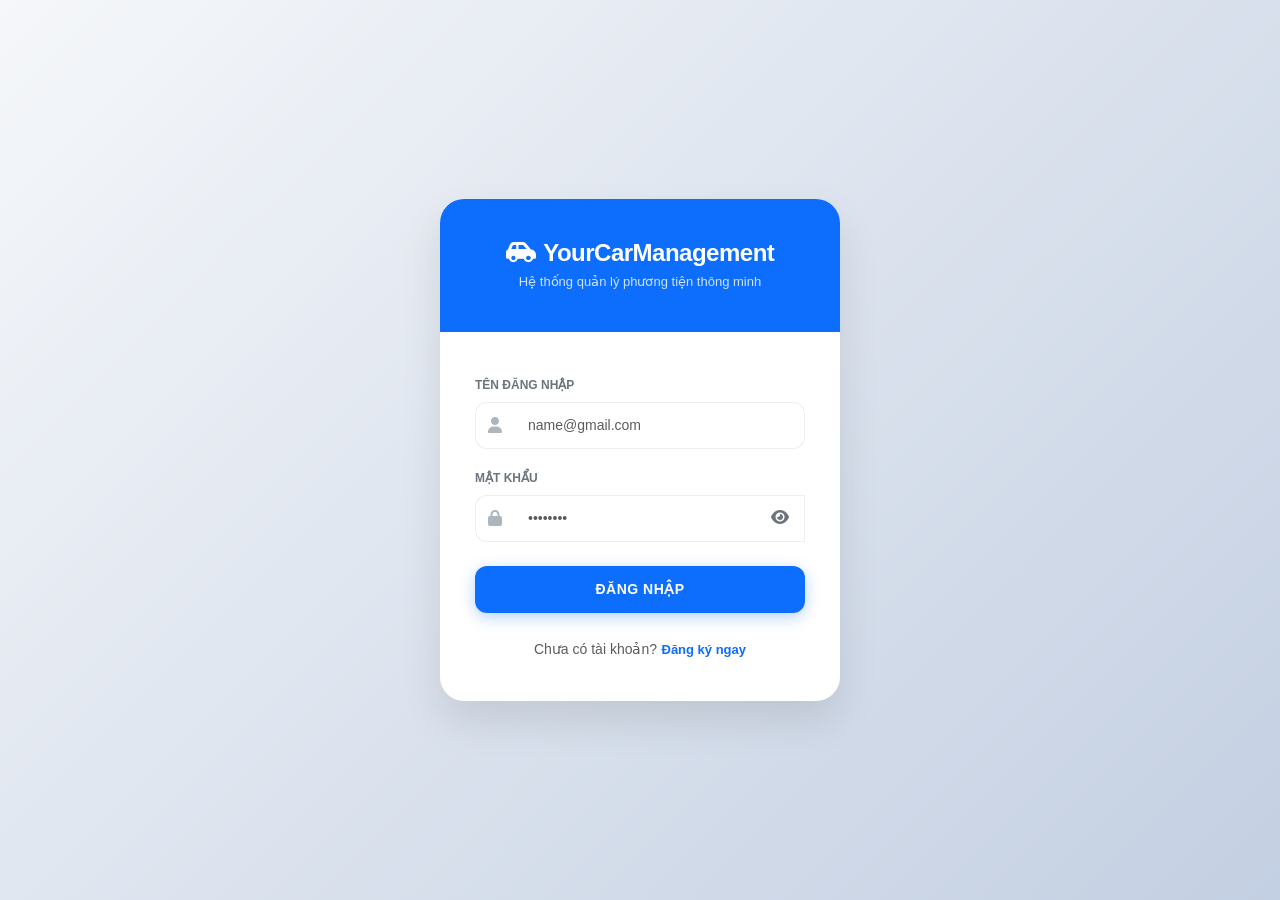
<file: index.html>
<!DOCTYPE html>
<html lang="vi">
<head>
    <meta charset="UTF-8">
    <meta name="viewport" content="width=device-width, initial-scale=1.0">
    <title>Đăng nhập - YourCarManagement</title>
    <link href="https://cdn.jsdelivr.net/npm/bootstrap@5.3.0/dist/css/bootstrap.min.css" rel="stylesheet">
    <link href="https://fonts.googleapis.com/css2?family=Inter:wght@400;600;700&display=swap" rel="stylesheet">
    <link rel="stylesheet" href="https://cdnjs.cloudflare.com/ajax/libs/font-awesome/6.0.0/css/all.min.css">
    
    <style>
        :root { --primary-color: #0d6efd; --bg-gradient: linear-gradient(135deg, #f5f7fa 0%, #c3cfe2 100%); }
        body { font-family: 'Inter', sans-serif; background: var(--bg-gradient); height: 100vh; display: flex; align-items: center; justify-content: center; margin: 0; }
        .auth-card { width: 400px; background: #fff; border-radius: 24px; box-shadow: 0 20px 40px rgba(0,0,0,0.1); overflow: hidden; border: none; }
        .auth-header { background: var(--primary-color); padding: 40px 20px; text-align: center; color: white; }
        .auth-header h3 { font-weight: 700; font-size: 1.5rem; letter-spacing: -0.5px; margin-bottom: 5px; }
        .auth-header p { font-size: 13px; opacity: 0.8; margin-bottom: 0; }
        .auth-body { padding: 40px 35px; }
        .form-label { font-size: 12px; font-weight: 700; text-transform: uppercase; color: #6c757d; margin-bottom: 8px; }
        .form-control { border-radius: 12px; padding: 12px 15px; font-size: 14px; border: 1.5px solid #eee; transition: 0.3s; }
        .form-control:focus { border-color: var(--primary-color); box-shadow: none; background: #f8f9ff; }
        .btn-auth { border-radius: 12px; padding: 13px; font-weight: 600; font-size: 14px; letter-spacing: 0.5px; transition: 0.3s; border: none; }
        .btn-primary { background: var(--primary-color); box-shadow: 0 4px 15px rgba(13, 110, 253, 0.3); }
        .btn-primary:hover { transform: translateY(-2px); box-shadow: 0 6px 20px rgba(13, 110, 253, 0.4); }
        .toggle-link { font-size: 13px; color: var(--primary-color); text-decoration: none; font-weight: 600; cursor: pointer; }
        .hidden { display: none; }
        .input-group-text { background: transparent; border: 1.5px solid #eee; border-right: none; border-radius: 12px 0 0 12px; color: #adb5bd; }
        .form-control.has-icon { border-left: none; border-radius: 0 12px 12px 0; }
    </style>
</head>
<body>

    <div class="auth-card">
        <div class="auth-header">
            <h3 class="mb-1"><i class="fas fa-car-side me-2"></i>YourCarManagement</h3>
            <p>Hệ thống quản lý phương tiện thông minh</p>
        </div>
        
        <div class="auth-body">
            <form id="login-form">
                <div class="mb-3">
                    <label class="form-label">Tên đăng nhập</label>
                    <div class="input-group">
                        <span class="input-group-text"><i class="fas fa-user"></i></span>
                        <input type="text" id="l-user" class="form-control has-icon" placeholder="name@gmail.com" required>
                    </div>
                </div>
                <div class="mb-4">
                    <label class="form-label">Mật khẩu</label>
                    <div class="input-group position-relative">
                        <span class="input-group-text"><i class="fas fa-lock"></i></span>
                        <input type="password" id="l-pass" class="form-control has-icon pe-5" placeholder="••••••••" required>
                        <span onclick="togglePassword('l-pass', 'toggle-icon-login')" 
                              class="position-absolute top-50 end-0 translate-middle-y pe-3" 
                              style="cursor: pointer; z-index: 10; color: #6c757d;">
                            <i id="toggle-icon-login" class="fas fa-eye"></i>
                        </span>
                    </div>
                </div>
                <button type="submit" class="btn btn-primary w-100 btn-auth mb-4">ĐĂNG NHẬP</button>
                <div class="text-center">
                    <span class="text-muted small">Chưa có tài khoản?</span> 
                    <a class="toggle-link" onclick="toggleForm()">Đăng ký ngay</a>
                </div>
            </form>

            <form id="signup-form" class="hidden">
                <div class="mb-3">
                    <label class="form-label">Tạo tên đăng nhập</label>
                    <input type="text" id="s-user" class="form-control" placeholder="Nhập email của bạn..." required>
                </div>
                <div class="mb-3">
                    <label class="form-label">Mật khẩu</label>
                    <div class="position-relative">
                        <input type="password" id="s-pass" class="form-control pe-5" placeholder="Tối thiểu 6 ký tự" required>
                        <span onclick="togglePassword('s-pass', 'toggle-icon-spass')" 
                              class="position-absolute top-50 end-0 translate-middle-y pe-3" 
                              style="cursor: pointer; z-index: 10; color: #6c757d;">
                            <i id="toggle-icon-spass" class="fas fa-eye"></i>
                        </span>
                    </div>
                </div>
                <div class="mb-4">
                    <label class="form-label">Xác nhận mật khẩu</label>
                    <div class="position-relative">
                        <input type="password" id="s-confirm" class="form-control pe-5" placeholder="Nhập lại mật khẩu" required>
                        <span onclick="togglePassword('s-confirm', 'toggle-icon-sconfirm')" 
                              class="position-absolute top-50 end-0 translate-middle-y pe-3" 
                              style="cursor: pointer; z-index: 10; color: #6c757d;">
                            <i id="toggle-icon-sconfirm" class="fas fa-eye"></i>
                        </span>
                    </div>
                </div>
                <button type="submit" class="btn btn-success w-100 btn-auth mb-4 shadow-sm" style="background-color: #28a745;">TẠO TÀI KHOẢN</button>
                <div class="text-center">
                    <span class="text-muted small">Đã có tài khoản?</span> 
                    <a class="toggle-link" onclick="toggleForm()">Quay lại Đăng nhập</a>
                </div>
            </form>
        </div>
    </div>

    <script src="script.js"></script>
    <script>
        // --- HÀM THÊM MỚI: XỬ LÝ ẨN/HIỆN MẬT KHẨU ---
        function togglePassword(inputId, iconId) {
            const passwordInput = document.getElementById(inputId);
            const toggleIcon = document.getElementById(iconId);

            if (passwordInput && toggleIcon) {
                if (passwordInput.type === "password") {
                    passwordInput.type = "text";
                    toggleIcon.classList.remove("fa-eye");
                    toggleIcon.classList.add("fa-eye-slash"); // Đổi thành mắt gạch chéo
                } else {
                    passwordInput.type = "password";
                    toggleIcon.classList.remove("fa-eye-slash");
                    toggleIcon.classList.add("fa-eye"); // Quay về mắt mở bình thường
                }
            }
        }

        // Hàm làm sạch Email trước khi đưa vào đường dẫn Firebase
        function encodeEmail(email) {
            return email.toLowerCase().replace(/\./g, '_').replace(/@/g, '_');
        }

        // Chuyển đổi qua lại giữa Đăng nhập & Đăng ký
        function toggleForm() {
            const loginForm = document.getElementById('login-form');
            const signupForm = document.getElementById('signup-form');
            
            loginForm.classList.toggle('hidden');
            signupForm.classList.toggle('hidden');
            
            const title = document.querySelector('title');
            title.innerText = signupForm.classList.contains('hidden') ? 'Đăng nhập - YourCarManagement' : 'Đăng ký - YourCarManagement';
        }

        // Xử lý Đăng nhập
        document.getElementById('login-form').onsubmit = async (e) => {
            e.preventDefault();
            const rawUser = document.getElementById('l-user').value.trim();
            const p = document.getElementById('l-pass').value.trim();
            
            const u = encodeEmail(rawUser);

            try {
                const res = await fetch(getUrl(`accounts/${u}`));
                const data = await res.json();

                if (data && data.password === p) {
                    sessionStorage.setItem('logged_in_user', u);
                    window.location.href = 'home.html';
                } else {
                    alert("Thông tin đăng nhập không chính xác.");
                }
            } catch (err) {
                console.error(err);
                alert("Lỗi kết nối máy chủ hoặc lỗi cấu hình bảo mật. Vui lòng thử lại.");
            }
        };

        // Xử lý Đăng ký
        document.getElementById('signup-form').onsubmit = async (e) => {
            e.preventDefault();
            const rawUser = document.getElementById('s-user').value.trim();
            const p = document.getElementById('s-pass').value.trim();
            const cf = document.getElementById('s-confirm').value.trim();

            if (p !== cf) return alert("Mật khẩu xác nhận không khớp.");
            if (p.length < 6) return alert("Mật khẩu phải có ít nhất 6 ký tự.");

            const u = encodeEmail(rawUser);

            try {
                const check = await fetch(getUrl(`accounts/${u}`));
                const exists = await check.json();

                if (exists) return alert("Tên đăng nhập này đã được sử dụng.");

                await fetch(getUrl(`accounts/${u}`), {
                    method: 'PUT',
                    headers: {
                        'Content-Type': 'application/json'
                    },
                    body: JSON.stringify({ password: p, createdAt: new Date() })
                });

                alert("Tạo tài khoản thành công! Bạn có thể đăng nhập ngay bây giờ.");
                toggleForm();
            } catch (err) {
                console.error(err);
                alert("Không thể tạo tài khoản. Vui lòng thử lại sau.");
            }
        };
    </script>
</body>
</html>
</file>
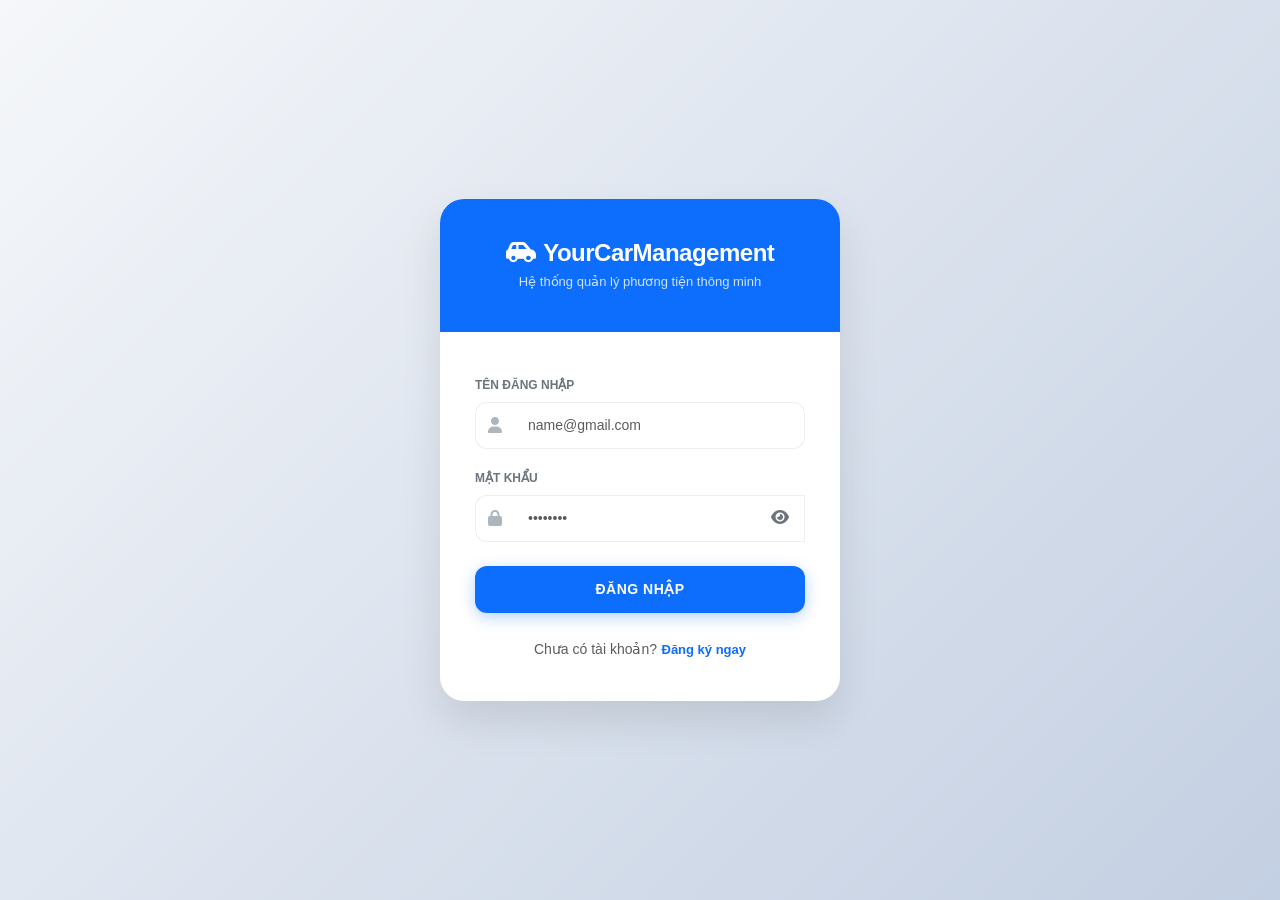
<file: editor.html>
<!DOCTYPE html>
<html lang="vi">
<head>
    <meta charset="UTF-8">
    <meta name="viewport" content="width=device-width, initial-scale=1.0">
    <title>YourCarManagement - Editor</title>
    <link href="https://cdn.jsdelivr.net/npm/bootstrap@5.3.0/dist/css/bootstrap.min.css" rel="stylesheet">
    <link rel="stylesheet" href="https://cdnjs.cloudflare.com/ajax/libs/font-awesome/6.0.0/css/all.min.css">
    <style>
        .navbar { padding: 0.8rem 0 !important; }
        .custom-nav .nav-link:hover { color: #ffc107 !important; transform: translateY(-1px); }
        body { background-color: #fff; font-family: 'Segoe UI', sans-serif; color: #333; }
        .main-title { color: #0d6efd; font-weight: 700; text-align: center; margin-top: 20px; text-transform: uppercase; }
        .section-label { font-size: 14px; color: #666; margin-bottom: 8px; font-weight: 500; }
        .form-label { font-size: 14px; margin-bottom: 5px; }
        .form-control, .form-select { border-radius: 6px; border: 1px solid #dee2e6; padding: 8px 12px; font-size: 14px; }
        .img-preview { width: 100%; height: 280px; border: 1px solid #ddd; border-radius: 10px; object-fit: cover; background: #f9f9f9; }
        .btn-save { background-color: #0d6efd; border: none; padding: 10px 40px; border-radius: 6px; font-weight: 600; transition: 0.3s; }
        .btn-cancel { background-color: #f8f9fa; border: 1px solid #ddd; padding: 10px 30px; border-radius: 6px; text-decoration: none; color: #333; }
    </style>
</head>
<body onload="fetchCarDetail()">

    <nav class="navbar navbar-expand-lg navbar-dark bg-primary shadow-sm">
        <div class="container">
            <a class="navbar-brand fw-bold" href="home.html">
                <i class="fas fa-car-side me-2"></i>YourCarManagement
            </a>

            <button class="navbar-toggler border-0" type="button" data-bs-toggle="collapse" data-bs-target="#navbarNav">
                <span class="navbar-toggler-icon" style="width: 1.2rem; height: 1.2rem;"></span>
            </button>

            <div class="collapse navbar-collapse" id="navbarNav">
                <ul class="navbar-nav ms-auto align-items-center custom-nav">
                    <li class="nav-item">
                        <a class="nav-link px-3" href="home.html"><i class="fas fa-home me-1"></i>Trang chủ</a>
                    </li>
                    <li class="nav-item">
                        <a class="nav-link px-3" href="list.html"><i class="fas fa-list me-1"></i>Danh sách xe</a>
                    </li>
                    <li class="nav-item">
                        <a class="nav-link px-3" href="chatbot.html">
                            <i class="fas fa-robot me-1"></i>AI Chat
                        </a>
                    </li>
                    <li class="nav-item">
                        <a class="nav-link px-3" href="faq.html"><i class="fas fa-question-circle me-1"></i>FAQ</a>
                    </li>
                    <li class="nav-item">
                        <a class="nav-link px-3" href="about.html"><i class="fas fa-info-circle me-1"></i>Giới thiệu</a>
                    </li>
                    
                    <li class="nav-item ms-lg-3">
                        <button onclick="handleLogout()" class="btn btn-outline-light btn-sm px-3 mt-2 mt-lg-0" style="border-radius: 20px; font-size: 13px;">
                            <i class="fas fa-sign-out-alt me-1"></i>Thoát
                        </button>
                    </li>
                </ul>
            </div>
        </div>
    </nav>

    <div class="container">
        <h3 class="main-title mb-4">QUẢN LÝ HỒ SƠ XE</h3>

        <form id="edit-form">
            <div class="row g-4">
                <div class="col-md-4">
                    <p class="section-label">Hình ảnh đại diện</p>
                    <img id="preview" src="data:image/svg+xml;utf8,<svg xmlns='http://www.w3.org/2000/svg' width='400' height='300' viewBox='0 0 400 300'><rect width='100%' height='100%' fill='%23e9ecef'/><text x='50%' y='50%' font-family='sans-serif' font-size='16' fill='%236c757d' dominant-baseline='middle' text-anchor='middle'>📸 Chưa có hình ảnh</text></svg>" class="img-preview mb-3" alt="Car Image">
                    <input type="file" id="e-img" class="form-control mb-2" accept="image/*" onchange="previewImg(this)">
                    <p class="text-muted" style="font-size: 11px;">* Nên dùng ảnh dưới 1MB để đảm bảo tốc độ đồng bộ.</p>
                </div>

                <div class="col-md-8">
                    <p class="section-label">Thông tin xe cơ bản</p>
                    <div class="row g-3 mb-4 border-bottom pb-4">
                        <!-- Phân loại xe & Ô nhập tùy chỉnh khi chọn Khác -->
                        <div class="col-md-6">
                            <label class="form-label">Loại xe</label>
                            <select id="e-type" class="form-select mb-2" onchange="handleTypeChange(this)">
                                <option value="Ô tô">Ô tô</option>
                                <option value="Xe máy">Xe máy</option>
                                <option value="Xe máy điện">Xe máy điện</option>
                                <option value="Xe khách">Xe khách</option>
                                <option value="Xe tải">Xe tải</option>
                                <option value="Khác">Khác (Tự nhập)</option>
                            </select>
                            <!-- Ô nhập phụ xuất hiện khi chọn Khác -->
                            <input type="text" id="e-type-custom" class="form-control d-none" placeholder="Nhập loại xe tùy chỉnh...">
                        </div>
                        <div class="col-md-6">
                            <label class="form-label">Hãng xe</label>
                            <input type="text" id="e-brand" class="form-control" placeholder="Hãng xe" required>
                        </div>
                        <div class="col-md-6">
                            <label class="form-label">Tên xe</label>
                            <input type="text" id="e-name" class="form-control" placeholder="Tên xe" required>
                        </div>
                        <div class="col-md-6">
                            <label class="form-label">Biển số</label>
                            <input type="text" id="e-plate" class="form-control" placeholder="30A-123.45" required>
                        </div>
                        <div class="col-md-6">
                            <label class="form-label">Nhiên liệu</label>
                            <select id="e-fuel" class="form-select">
                                <option value="Xăng">Xăng</option>
                                <option value="Dầu">Dầu</option>
                                <option value="Điện">Điện</option>
                                <option value="Hybrid">Hybrid</option>
                            </select>
                        </div>
                    </div>

                    <p class="section-label">Thông tin người lái xe (Tài xế)</p>
                    <div class="row g-3 mb-3">
                        <div class="col-md-8">
                            <label class="form-label">Họ tên tài xế</label>
                            <input type="text" id="e-driver" class="form-control" placeholder="Tên người lái">
                        </div>
                        <div class="col-md-4">
                            <label class="form-label">Hạng bằng</label>
                            <select id="e-license-rank" class="form-select">
                                <option value="B1">B1</option>
                                <option value="B2">B2</option>
                                <option value="C">C</option>
                                <option value="D">D</option>
                                <option value="E">E</option>
                                <option value="F">F</option>
                                <option value="FC">FC</option>
                            </select>
                        </div>
                        <div class="col-12">
                            <label class="form-label">Số điện thoại</label>
                            <input type="text" id="e-phone" class="form-control" placeholder="09xxxxxxxx">
                        </div>
                    </div>
                </div>
                <div class="col-12 mt-4">
                    <div class="row g-3 mb-4">
                        <div class="col-12">
                            <h6 class="fw-bold text-secondary"><i class="fas fa-note-sticky"></i> Giấy tờ</h6>
                        </div>

                        <div class="col-md-4">
                            <label class="form-label small fw-bold text-danger">Hạn Đăng kiểm</label>
                            <input type="date" id="e-registry" class="form-control">
                        </div>

                        <div class="col-md-4">
                            <label class="form-label small fw-bold text-danger">Hạn Bằng lái</label>
                            <input type="date" id="e-license-expiry" class="form-control">
                        </div>

                        <div class="col-md-4">
                            <label class="form-label small fw-bold text-danger">Bảo hiểm vật chất xe</label>
                            <input type="date" id="e-insurance-vatchat" class="form-control">
                        </div>

                        <div class="col-md-4">
                            <label class="form-label small fw-bold text-danger">Bảo hiểm bắt buộc (TNDS)</label>
                            <input type="date" id="e-insurance-batbuoc" class="form-control">
                        </div>
                        <div class="col-md-4">
                            <label class="form-label small fw-bold text-danger">Hạn Đăng kí</label>
                            <input type="date" id="e-dangky" class="form-control">
                        </div>

                        <div class="col-md-4">
                            <label class="form-label small fw-bold text-danger">Hạn giấy đi đường Ngân Hàng</label>
                            <input type="date" id="e-giay-nganhang" class="form-control">
                        </div>
                    </div>
                </div>
                <div class="col-12 mt-4">
                    <div class="row g-3 mb-4">
                        <div class="col-12">
                            <h6 class="fw-bold text-secondary"><i class="fas fa-tools me-2"></i> Bảo trì / Bảo dưỡng</h6>
                        </div>

                        <div class="col-md-4">
                            <label class="form-label small fw-bold text-warning">Hạn Thay dầu</label>
                            <input type="date" id="e-oil" class="form-control">
                        </div>

                        <div class="col-md-4">
                            <label class="form-label small fw-bold text-warning">Hạn Lọc nhớt</label>
                            <input type="date" id="e-filter" class="form-control">
                        </div>

                        <div class="col-md-4">
                            <label class="form-label small fw-bold text-warning">Bảo dưỡng củ đề máy pháp</label>
                            <input type="date" id="e-tire" class="form-control">
                        </div>

                        <div class="col-md-4">
                            <label class="form-label small fw-bold text-warning">Bảo dưỡng phanh</label>
                            <input type="date" id="e-brake" class="form-control">
                        </div>

                        <div class="col-md-4">
                            <label class="form-label small fw-bold text-warning">Vệ sinh máy lạnh</label>
                            <input type="date" id="e-aircon" class="form-control">
                        </div>
                        <div class="col-md-4">
                            <label class="form-label small fw-bold text-warning">Bơm mỡ</label>
                            <input type="date" id="e-bommo" class="form-control">
                        </div>
                    </div>
                </div>
                <div class="row g-3 mb-4 pt-3 border-top">
                <div class="col-12">
                    <h6 class="fw-bold text-secondary"><i class="fas fa-sliders-h me-2"></i>Hạng mục tùy chỉnh thêm</h6>
                </div>
                <div class="col-md-4">
                    <div class="card p-3 bg-light border-0 dynamic-item">
                        <label class="form-label small fw-semibold text-primary">Hạng mục tự chọn 1</label>
                        <input type="text" id="custom1_label" class="form-control mb-2" placeholder="Ví dụ: Thay bình ắc quy...">
                        <input type="date" id="custom1_date" class="form-control">
                    </div>
                </div>

                <div class="col-md-4">
                    <div class="card p-3 bg-light border-0 dynamic-item">
                        <label class="form-label small fw-semibold text-primary">Hạng mục tự chọn 2</label>
                        <input type="text" id="custom2_label" class="form-control mb-2" placeholder="Ví dụ: Rửa khoang máy...">
                        <input type="date" id="custom2_date" class="form-control">
                    </div>
                </div>

                <div class="col-md-4">
                    <div class="card p-3 bg-light border-0 dynamic-item">
                        <label class="form-label small fw-semibold text-primary">Hạng mục tự chọn 3</label>
                        <input type="text" id="custom3_label" class="form-control mb-2" placeholder="Ví dụ: Thay gạt mưa...">
                        <input type="date" id="custom3_date" class="form-control">
                    </div>
                </div>
            </div>
                <div class="col-12">
                    <label class="form-label">Ghi chú thêm</label>
                    <textarea id="e-note" class="form-control" rows="3" placeholder="Nhập các lưu ý về tình trạng xe..."></textarea>
                </div>

                <div class="col-12 mt-5 mb-5">
                    <button type="submit" class="btn btn-primary btn-save text-white me-2 shadow-sm">LƯU DỮ LIỆU</button>
                    <a href="list.html" class="btn btn-cancel shadow-sm">Hủy bỏ</a>
                </div>
            </div>
        </form>
    </div>
    <footer class="bg-white border-top py-3 text-center mt-auto">
        <div class="container">
            <p class="mb-0">© 2026 <strong>YourCarManagement</strong>. Toàn bộ dữ liệu được đồng bộ Cloud.</p>
        </div>
    </footer>
    <script src="script.js"></script>
    <script>
        const user = checkAuth();
        const carId = new URLSearchParams(window.location.search).get('id');
        
        let oldData = {};

        // Xử lý hiển thị ô nhập tùy chỉnh khi chọn Loại xe là "Khác"
        function handleTypeChange(selectEl) {
            const customInput = document.getElementById('e-type-custom');
            if (selectEl.value === 'Khác') {
                customInput.classList.remove('d-none');
                customInput.focus();
            } else {
                customInput.classList.add('d-none');
                customInput.value = '';
            }
        }

        function previewImg(input) {
            if (input.files && input.files[0]) {
                const reader = new FileReader();
                reader.onload = function(e) {
                    document.getElementById('preview').src = e.target.result;
                }
                reader.readAsDataURL(input.files[0]);
            }
        }

        async function fetchCarDetail() {
            if (!carId) return;
            try {
                const res = await fetch(getUrl(`users/${user}/cars/${carId}`));
                const c = await res.json();
                if (!c) return;
                
                oldData = c;

                // Kiểm tra xem loại xe có nằm trong danh sách cố định không, nếu không thì chọn "Khác" và điền vào ô custom
                const typeSelect = document.getElementById('e-type');
                const customTypeInput = document.getElementById('e-type-custom');
                const standardTypes = ['Ô tô', 'Xe máy', 'Xe máy điện', 'Xe khách', 'Xe tải'];

                if (c.type) {
                    if (standardTypes.includes(c.type)) {
                        typeSelect.value = c.type;
                        customTypeInput.classList.add('d-none');
                    } else {
                        typeSelect.value = 'Khác';
                        customTypeInput.classList.remove('d-none');
                        customTypeInput.value = c.type;
                    }
                }

                const map = {
                    'e-brand': c.brand, 'e-name': c.name, 'e-plate': c.plate, 'e-fuel': c.fuel,
                    'e-driver': c.driver, 'e-license-rank': c.licenseRank,
                    'e-phone': c.phone, 'e-registry': c.registry, 'e-license-expiry': c.licenseExpiry,
                    'e-insurance-vatchat': c.insuranceVatchat, 'e-insurance-batbuoc': c.insuranceBatbuoc,
                    'e-dangky': c.dangky,'e-giay-nganhang': c.giayNganhang,
                    'e-oil': c.oil, 'e-filter': c.filter, 'e-tire': c.tire, 'e-brake': c.brake,'e-bommo': c.bommo,
                    'e-aircon': c.aircon, 'custom1_label': c.custom1_label, 'custom1_date': c.custom1_date,
                    'custom2_label': c.custom2_label, 'custom2_date': c.custom2_date,
                    'custom3_label': c.custom3_label, 'custom3_date': c.custom3_date, 'e-note': c.note
                };

                for (let id in map) {
                    const el = document.getElementById(id);
                    if (el) el.value = map[id] || '';
                }
                if (c.img) document.getElementById('preview').src = c.img;

            } catch (err) { console.error(err); }
        }

        document.getElementById('edit-form').onsubmit = async (e) => {
            e.preventDefault();
            
            // Lấy giá trị loại xe: nếu chọn "Khác" thì lấy nội dung từ ô input tùy chỉnh
            const typeSelectVal = document.getElementById('e-type').value;
            const finalType = typeSelectVal === 'Khác' 
                ? (document.getElementById('e-type-custom').value.trim() || 'Khác') 
                : typeSelectVal;

            const newData = {
                type: finalType,
                brand: document.getElementById('e-brand').value,
                name: document.getElementById('e-name').value,
                plate: document.getElementById('e-plate').value,
                fuel: document.getElementById('e-fuel').value,
                driver: document.getElementById('e-driver').value,
                licenseRank: document.getElementById('e-license-rank').value,
                phone: document.getElementById('e-phone').value,
                registry: document.getElementById('e-registry').value,
                licenseExpiry: document.getElementById('e-license-expiry').value,
                insuranceVatchat: document.getElementById('e-insurance-vatchat').value,
                insuranceBatbuoc: document.getElementById('e-insurance-batbuoc').value,
                dangky: document.getElementById('e-dangky').value,
                giayNganhang: document.getElementById('e-giay-nganhang').value,
                oil: document.getElementById('e-oil').value,
                filter: document.getElementById('e-filter').value,
                tire: document.getElementById('e-tire').value,
                brake: document.getElementById('e-brake').value,
                aircon: document.getElementById('e-aircon').value,
                bommo: document.getElementById('e-bommo').value,
                custom1_label: document.getElementById('custom1_label').value,
                custom1_date: document.getElementById('custom1_date').value,
                custom2_label: document.getElementById('custom2_label').value,
                custom2_date: document.getElementById('custom2_date').value,
                custom3_label: document.getElementById('custom3_label').value,
                custom3_date: document.getElementById('custom3_date').value,
                note: document.getElementById('e-note').value,
                img: document.getElementById('preview').src
            };

            let historyChanges = {};
            for (let key in newData) {
                if (newData[key] !== oldData[key]) {
                    historyChanges[key] = { old: oldData[key] || "", new: newData[key] };
                }
            }

            try {
                await fetch(getUrl(`users/${user}/cars/${carId}`), {
                    method: 'PATCH',
                    body: JSON.stringify(newData)
                });

                if (Object.keys(historyChanges).length > 0) {
                    await fetch(getUrl(`users/${user}/cars/${carId}/history/${Date.now()}`), {
                        method: 'PUT',
                        body: JSON.stringify(historyChanges)
                    });
                }

                alert("Cập nhật thành công!");
                window.location.href = 'list.html';
            } catch (err) { 
                console.error(err);
                alert("Lỗi lưu dữ liệu!"); 
            }
        };
    </script>
</body>
</html>
</file>
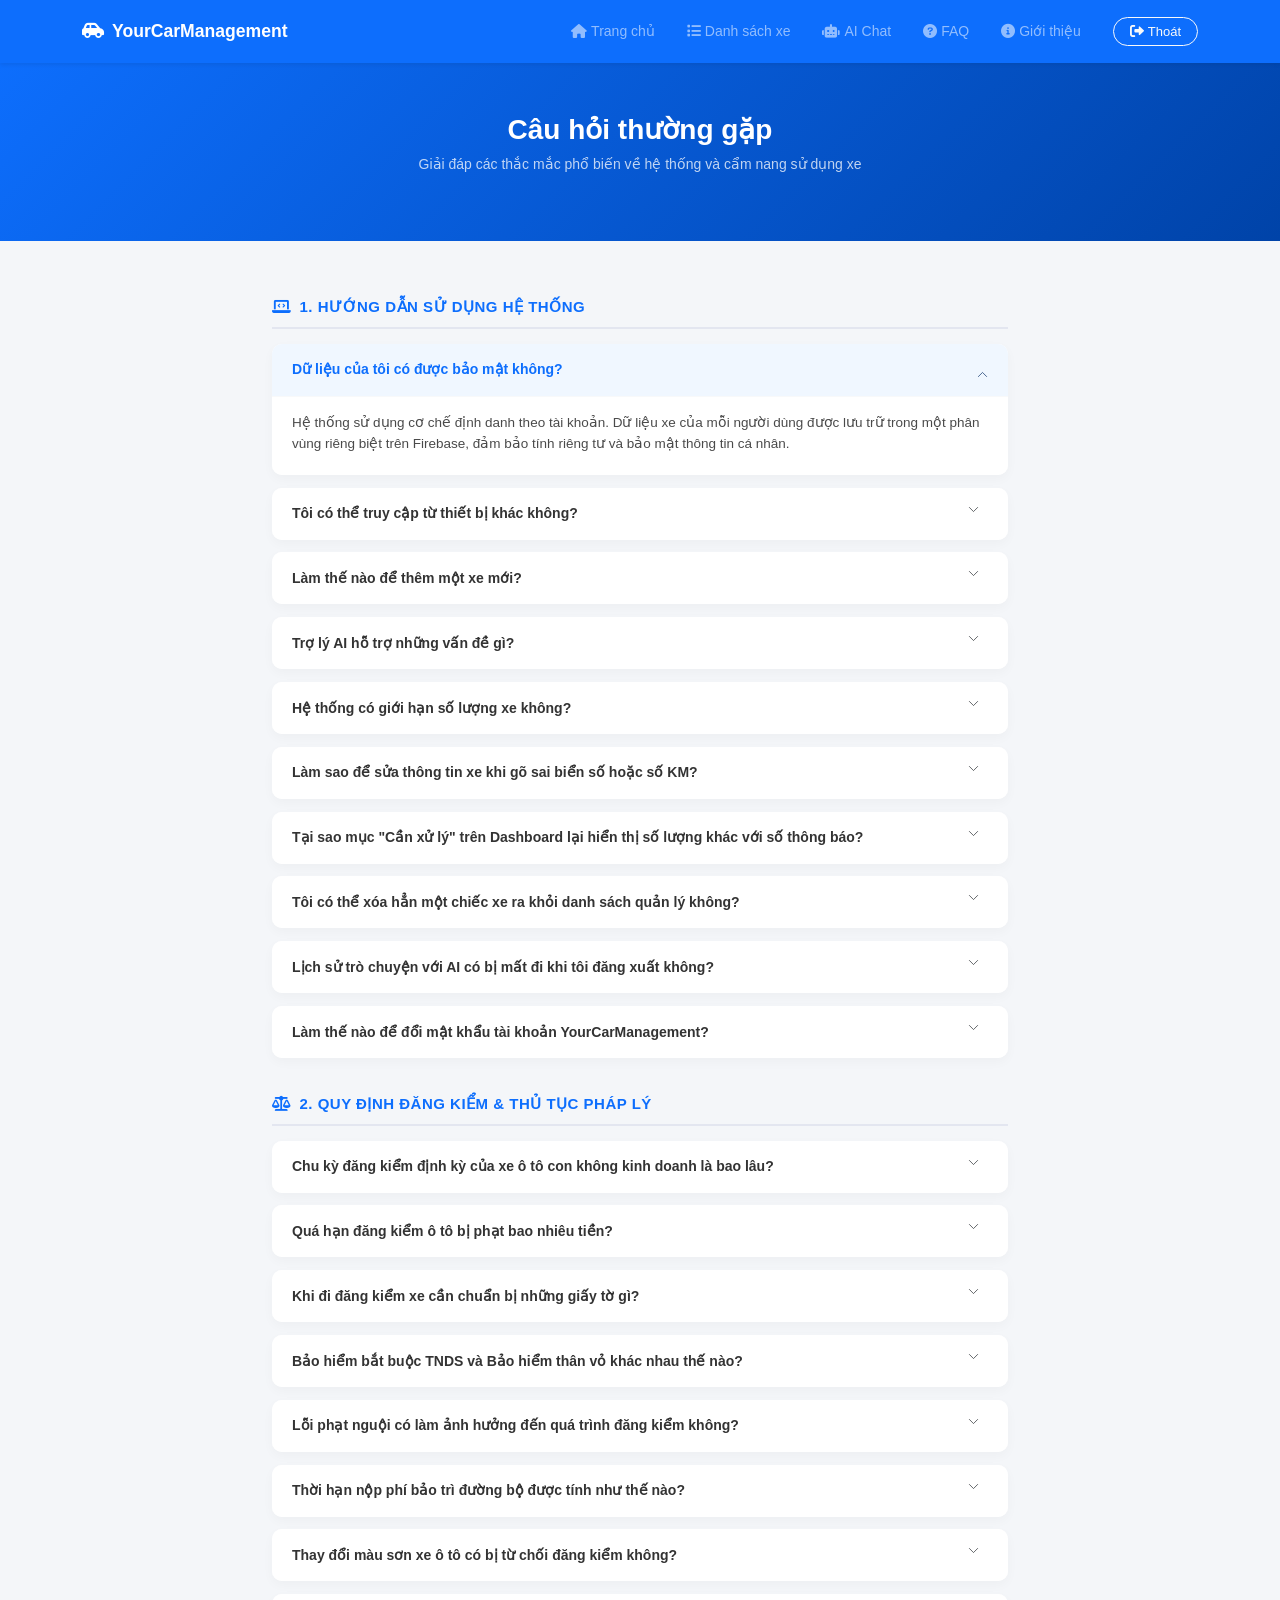
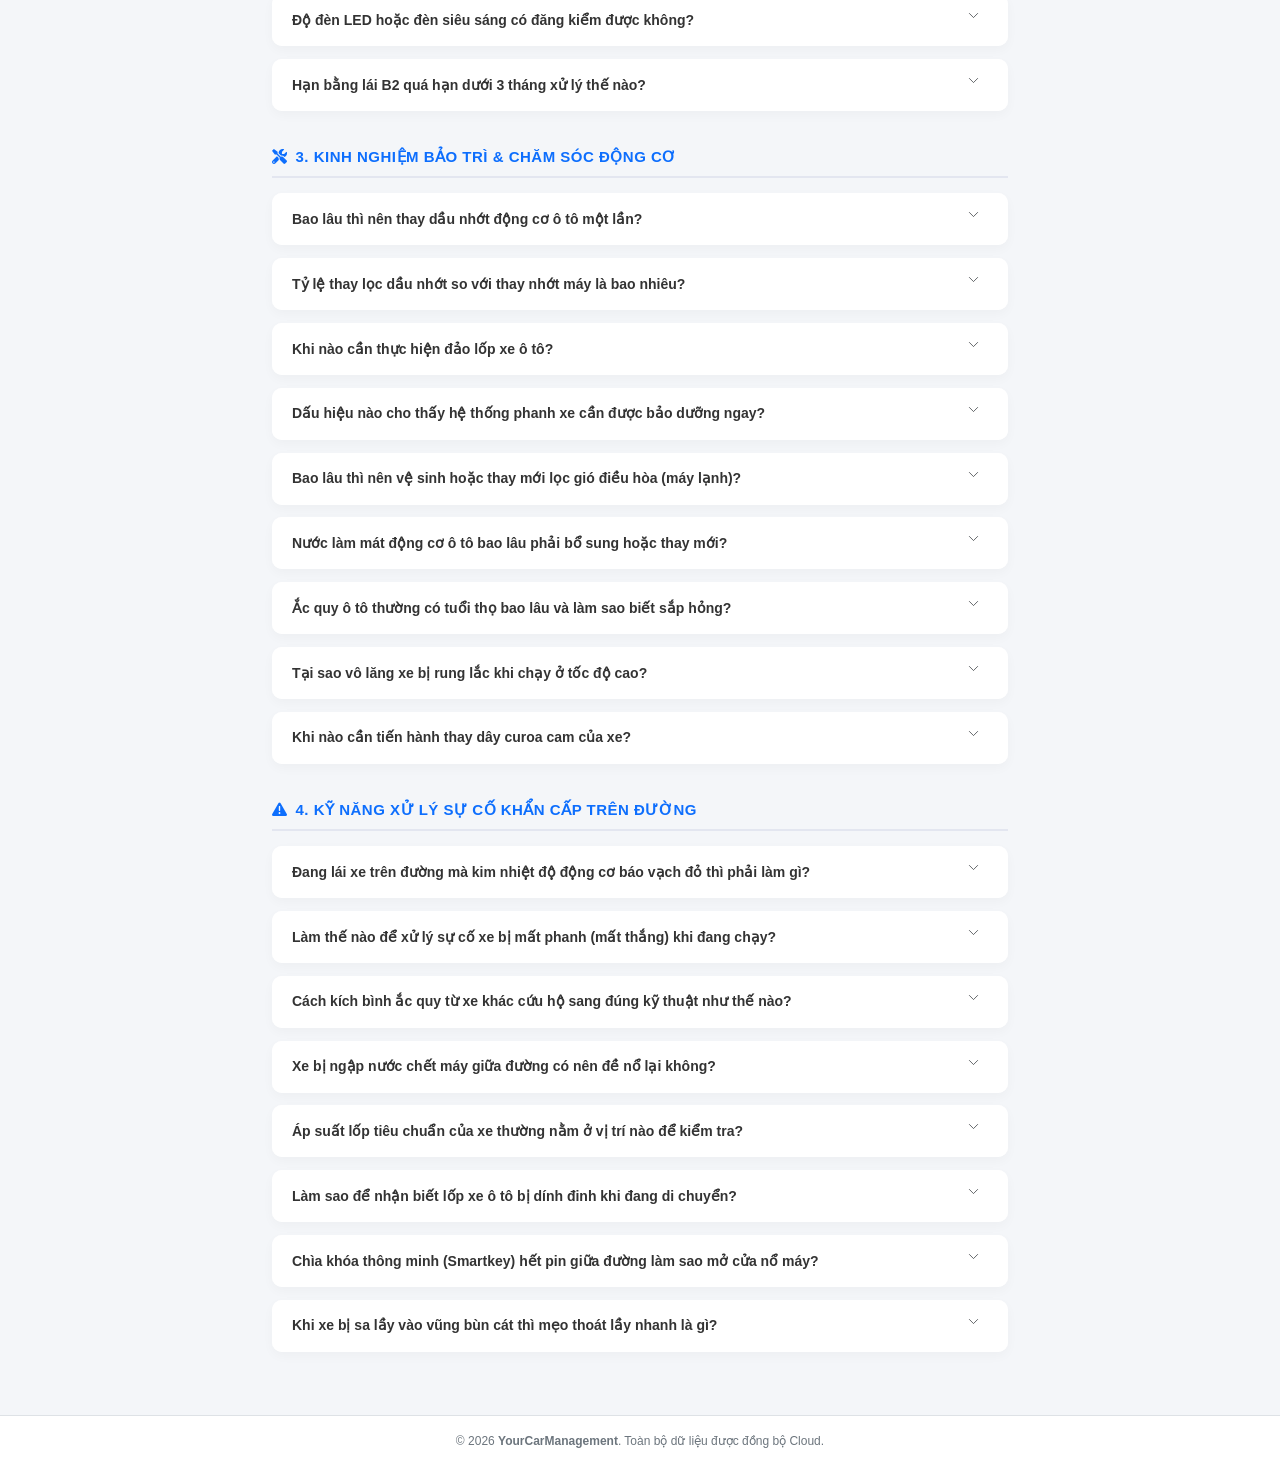
<file: faq.html>
<!DOCTYPE html>
<html lang="vi">
<head>
    <meta charset="UTF-8">
    <meta name="viewport" content="width=device-width, initial-scale=1.0">
    <title>YourCarManagement - FAQ</title>
    <link href="https://cdn.jsdelivr.net/npm/bootstrap@5.3.0/dist/css/bootstrap.min.css" rel="stylesheet">
    <link rel="stylesheet" href="https://cdnjs.cloudflare.com/ajax/libs/font-awesome/6.0.0/css/all.min.css">
    <style>
        .navbar {
            padding: 0.8rem 0 !important;
        }
        .custom-nav .nav-link:hover {
            color: #ffc107 !important;
            transform: translateY(-1px);
        }
        .custom-nav i {
            font-size: 14px;
        }
        body { 
            background-color: #f4f6f9; /* Sửa thành nền xám dịu để các khối câu hỏi màu trắng nổi bật hẳn lên */
            display: flex; 
            flex-direction: column; 
            min-height: 100vh; 
            font-family: 'Inter', sans-serif; 
        }
        .content-wrapper { flex: 1 0 auto; padding-bottom: 50px; }
        .faq-header { 
            background: linear-gradient(135deg, #0d6efd 0%, #0043a8 100%); 
            color: white; 
            padding: 50px 0; 
            margin-bottom: 20px; 
        }
        
        /* CSS sửa lỗi khoảng cách và thiết kế cho tiêu đề nhóm */
        .group-title {
            font-size: 15px;
            font-weight: 700;
            text-transform: uppercase;
            letter-spacing: 0.5px;
            padding-bottom: 8px;
            margin-top: 35px;
            margin-bottom: 15px;
            border-bottom: 2px solid #e3e6f0;
        }

        /* Tối ưu lại Accordion nhìn sang xịn mịn hơn, không bị dẹt ngang */
        .accordion-item { 
            border: none; 
            margin-bottom: 0.8rem; 
            border-radius: 10px !important; 
            box-shadow: 0 4px 12px rgba(0,0,0,0.03); /* Đổ bóng nhẹ tạo chiều sâu */
            overflow: hidden;
        }
        .accordion-button { 
            font-size: 14px; 
            font-weight: 600; 
            color: #333;
            padding: 16px 20px;
            background-color: #ffffff;
        }
        /* Style khi câu hỏi được bấm mở */
        .accordion-button:not(.collapsed) { 
            background-color: #f0f7ff; 
            color: #0d6efd; 
            box-shadow: none;
        }
        .accordion-button::after {
            background-size: 11px; /* Thu nhỏ icon mũi tên lại cho thanh thoát */
        }
        .accordion-body { 
            font-size: 13.5px; 
            color: #4a4a4a; 
            line-height: 1.6; 
            background-color: #ffffff;
            padding: 15px 20px 20px 20px;
            border-top: 1px solid #f8f9fa;
        }

        .nav-link { font-size: 14px !important; }
        .navbar-brand { font-size: 1.2rem !important; }
        footer { font-size: 11px; flex-shrink: 0; color: #6c757d; }
    </style>
</head>
<body>
    <nav class="navbar navbar-expand-lg navbar-dark bg-primary shadow-sm">
        <div class="container">
            <a class="navbar-brand fw-bold" href="home.html">
                <i class="fas fa-car-side me-2"></i>YourCarManagement
            </a>

            <button class="navbar-toggler border-0" type="button" data-bs-toggle="collapse" data-bs-target="#navbarNav">
                <span class="navbar-toggler-icon" style="width: 1.2rem; height: 1.2rem;"></span>
            </button>

            <div class="collapse navbar-collapse" id="navbarNav">
                <ul class="navbar-nav ms-auto align-items-center custom-nav">
                    <li class="nav-item">
                        <a class="nav-link px-3" href="home.html"><i class="fas fa-home me-1"></i>Trang chủ</a>
                    </li>
                    <li class="nav-item">
                        <a class="nav-link px-3" href="list.html"><i class="fas fa-list me-1"></i>Danh sách xe</a>
                    </li>
                    <li class="nav-item">
                        <a class="nav-link px-3" href="chatbot.html"><i class="fas fa-robot me-1"></i>AI Chat</a>
                    </li>
                    <li class="nav-item">
                        <a class="nav-link px-3" href="faq.html"><i class="fas fa-question-circle me-1"></i>FAQ</a>
                    </li>
                    <li class="nav-item">
                        <a class="nav-link px-3" href="about.html"><i class="fas fa-info-circle me-1"></i>Giới thiệu</a>
                    </li>
                    <li class="nav-item ms-lg-3">
                        <button onclick="handleLogout()" class="btn btn-outline-light btn-sm px-3 mt-2 mt-lg-0" style="border-radius: 20px; font-size: 13px;">
                            <i class="fas fa-sign-out-alt me-1"></i>Thoát
                        </button>
                    </li>
                </ul>
            </div>
        </div>
    </nav>

    <div class="content-wrapper">
        <div class="faq-header text-center">
            <div class="container">
                <h3 class="fw-bold">Câu hỏi thường gặp</h3>
                <p class="opacity-75 small">Giải đáp các thắc mắc phổ biến về hệ thống và cẩm nang sử dụng xe</p>
            </div>
        </div>

        <div class="container">
            <div class="row justify-content-center">
                <div class="col-lg-8">
                    
                    <div class="accordion" id="faqAccordion">
                        
                        <div class="group-title text-primary"><i class="fas fa-laptop-code me-2"></i>1. Hướng dẫn sử dụng hệ thống</div>

                        <div class="accordion-item">
                            <h2 class="accordion-header">
                                <button class="accordion-button" type="button" data-bs-toggle="collapse" data-bs-target="#q1">
                                    Dữ liệu của tôi có được bảo mật không?
                                </button>
                            </h2>
                            <div id="q1" class="accordion-collapse collapse show" data-bs-parent="#faqAccordion">
                                <div class="accordion-body">
                                    Hệ thống sử dụng cơ chế định danh theo tài khoản. Dữ liệu xe của mỗi người dùng được lưu trữ trong một phân vùng riêng biệt trên Firebase, đảm bảo tính riêng tư và bảo mật thông tin cá nhân.
                                </div>
                            </div>
                        </div>

                        <div class="accordion-item">
                            <h2 class="accordion-header">
                                <button class="accordion-button collapsed" type="button" data-bs-toggle="collapse" data-bs-target="#q2">
                                    Tôi có thể truy cập từ thiết bị khác không?
                                </button>
                            </h2>
                            <div id="q2" class="accordion-collapse collapse" data-bs-parent="#faqAccordion">
                                <div class="accordion-body">
                                    Có. Vì YourCarManagement sử dụng nền tảng lưu trữ đám mây, bạn chỉ cần đăng nhập tài khoản của mình trên bất kỳ trình duyệt máy tính hoặc điện thoại nào để xem và cập nhật dữ liệu đồng bộ.
                                </div>
                            </div>
                        </div>

                        <div class="accordion-item">
                            <h2 class="accordion-header">
                                <button class="accordion-button collapsed" type="button" data-bs-toggle="collapse" data-bs-target="#q3">
                                    Làm thế nào để thêm một xe mới?
                                </button>
                            </h2>
                            <div id="q3" class="accordion-collapse collapse" data-bs-parent="#faqAccordion">
                                <div class="accordion-body">
                                    Bạn truy cập vào mục "Danh sách xe", nhấn nút "Thêm xe mới" và điền các thông tin như: Hãng xe, Tên xe, Biển số và số ODO (KM) hiện tại. Sau khi bấm Lưu, dữ liệu lập tức hiển thị.
                                </div>
                            </div>
                        </div>

                        <div class="accordion-item">
                            <h2 class="accordion-header">
                                <button class="accordion-button collapsed" type="button" data-bs-toggle="collapse" data-bs-target="#q4">
                                    Trợ lý AI hỗ trợ những vấn đề gì?
                                </button>
                            </h2>
                            <div id="q4" class="accordion-collapse collapse" data-bs-parent="#faqAccordion">
                                <div class="accordion-body">
                                    Trợ lý AI có khả năng phân tích trực tiếp thông số xe của bạn, tính toán ngày quá hạn đăng kiểm, bảo hiểm, nhắc lịch thay dầu, tư vấn lỗi kỹ thuật, và giải đáp mọi thắc mắc đời sống lái xe một cách tự nhiên.
                                </div>
                            </div>
                        </div>

                        <div class="accordion-item">
                            <h2 class="accordion-header">
                                <button class="accordion-button collapsed" type="button" data-bs-toggle="collapse" data-bs-target="#q5">
                                    Hệ thống có giới hạn số lượng xe không?
                                </button>
                            </h2>
                            <div id="q5" class="accordion-collapse collapse" data-bs-parent="#faqAccordion">
                                <div class="accordion-body">
                                    YourCarManagement hiện không giới hạn số lượng xe. Bạn có thể thêm toàn bộ xe của các thành viên trong gia đình hoặc đội xe của công ty để quản lý tập trung trên một tài khoản.
                                </div>
                            </div>
                        </div>

                        <div class="accordion-item">
                            <h2 class="accordion-header">
                                <button class="accordion-button collapsed" type="button" data-bs-toggle="collapse" data-bs-target="#q6">
                                    Làm sao để sửa thông tin xe khi gõ sai biển số hoặc số KM?
                                </button>
                            </h2>
                            <div id="q6" class="accordion-collapse collapse" data-bs-parent="#faqAccordion">
                                <div class="accordion-body">
                                    Trong giao diện "Danh sách xe", bạn nhấn vào thẻ xe cần chỉnh sửa, chọn nút "Sửa thông tin" (biểu tượng cây bút), tiến hành cập nhật lại số liệu chính xác rồi bấm "Cập nhật".
                                </div>
                            </div>
                        </div>

                        <div class="accordion-item">
                            <h2 class="accordion-header">
                                <button class="accordion-button collapsed" type="button" data-bs-toggle="collapse" data-bs-target="#q7">
                                    Tại sao mục "Cần xử lý" trên Dashboard lại hiển thị số lượng khác với số thông báo?
                                </button>
                            </h2>
                            <div id="q7" class="accordion-collapse collapse" data-bs-parent="#faqAccordion">
                                <div class="accordion-body">
                                    Mục "Cần xử lý" hiển thị số lượng phương tiện đang gặp lỗi/hết hạn. Một chiếc xe có thể dính nhiều lỗi cùng lúc (vừa hết hạn đăng kiểm vừa quá hạn thay dầu), hệ thống sẽ gộp lại để bạn biết chính xác có bao nhiêu xe cần mang ra gara.
                                </div>
                            </div>
                        </div>

                        <div class="accordion-item">
                            <h2 class="accordion-header">
                                <button class="accordion-button collapsed" type="button" data-bs-toggle="collapse" data-bs-target="#q8">
                                    Tôi có thể xóa hẳn một chiếc xe ra khỏi danh sách quản lý không?
                                </button>
                            </h2>
                            <div id="q8" class="accordion-collapse collapse" data-bs-parent="#faqAccordion">
                                <div class="accordion-body">
                                    Có, bạn chỉ cần chọn xe muốn xóa trong danh sách và bấm nút "Xóa xe". Hệ thống sẽ hỏi lại để xác nhận nhằm tránh việc vô tình ấn nhầm làm mất dữ liệu lịch trình của xe.
                                </div>
                            </div>
                        </div>

                        <div class="accordion-item">
                            <h2 class="accordion-header">
                                <button class="accordion-button collapsed" type="button" data-bs-toggle="collapse" data-bs-target="#q9">
                                    Lịch sử trò chuyện với AI có bị mất đi khi tôi đăng xuất không?
                                </button>
                            </h2>
                            <div id="q9" class="accordion-collapse collapse" data-bs-parent="#faqAccordion">
                                <div class="accordion-body">
                                    Không. Lịch sử các phiên chat được lưu trữ an toàn theo tài khoản của bạn tại bộ nhớ cục bộ trình duyệt (LocalStorage) và đồng bộ theo định danh người dùng, giúp bạn xem lại bất cứ lúc nào.
                                </div>
                            </div>
                        </div>

                        <div class="accordion-item">
                            <h2 class="accordion-header">
                                <button class="accordion-button collapsed" type="button" data-bs-toggle="collapse" data-bs-target="#q10">
                                    Làm thế nào để đổi mật khẩu tài khoản YourCarManagement?
                                </button>
                            </h2>
                            <div id="q10" class="accordion-collapse collapse" data-bs-parent="#faqAccordion">
                                <div class="accordion-body">
                                    Bạn có thể vào mục "Tài khoản" hoặc "Cài đặt" trên thanh menu, chọn chuyên mục "Đổi mật khẩu", nhập mật khẩu hiện tại và thiết lập chuỗi mật khẩu mới để tăng cường tính bảo mật.
                                </div>
                            </div>
                        </div>

                        <div class="group-title text-primary"><i class="fas fa-balance-scale me-2"></i>2. Quy định đăng kiểm & Thủ tục pháp lý</div>

                        <div class="accordion-item">
                            <h2 class="accordion-header">
                                <button class="accordion-button collapsed" type="button" data-bs-toggle="collapse" data-bs-target="#q11">
                                    Chu kỳ đăng kiểm định kỳ của xe ô tô con không kinh doanh là bao lâu?
                                </button>
                            </h2>
                            <div id="q11" class="accordion-collapse collapse" data-bs-parent="#faqAccordion">
                                <div class="accordion-body">
                                    Theo quy định hiện hành, xe ô tô chở người đến 9 chỗ không kinh doanh vận tải có chu kỳ đầu là 36 tháng. Xe sản xuất dưới 7 năm có chu kỳ định kỳ là 24 tháng; sản xuất từ 7 đến 20 năm là 12 tháng và trên 20 năm là 6 tháng.
                                </div>
                            </div>
                        </div>

                        <div class="accordion-item">
                            <h2 class="accordion-header">
                                <button class="accordion-button collapsed" type="button" data-bs-toggle="collapse" data-bs-target="#q12">
                                    Quá hạn đăng kiểm ô tô bị phạt bao nhiêu tiền?
                                </button>
                            </h2>
                            <div id="q12" class="accordion-collapse collapse" data-bs-parent="#faqAccordion">
                                <div class="accordion-body">
                                    Quá hạn đăng kiểm dưới 1 tháng có thể bị phạt từ 2 - 3 triệu đồng và tước quyền sử dụng Giấy phép lái xe từ 1 - 3 tháng. Nếu quá hạn trên 1 tháng, mức phạt có thể lên tới 4 - 6 triệu đồng đối với tài xế và phạt thêm chủ xe.
                                </div>
                            </div>
                        </div>

                        <div class="accordion-item">
                            <h2 class="accordion-header">
                                <button class="accordion-button collapsed" type="button" data-bs-toggle="collapse" data-bs-target="#q13">
                                    Khi đi đăng kiểm xe cần chuẩn bị những giấy tờ gì?
                                </button>
                            </h2>
                            <div id="q13" class="accordion-collapse collapse" data-bs-parent="#faqAccordion">
                                <div class="accordion-body">
                                    Chủ xe cần xuất trình: Giấy đăng ký xe (hoặc bản sao kèm giấy biên nhận hợp pháp của tổ chức tín dụng), Giấy chứng nhận bảo hiểm trách nhiệm dân sự còn hiệu lực, và biên lai nộp các loại phí liên quan nếu có.
                                </div>
                            </div>
                        </div>

                        <div class="accordion-item">
                            <h2 class="accordion-header">
                                <button class="accordion-button collapsed" type="button" data-bs-toggle="collapse" data-bs-target="#q14">
                                    Bảo hiểm bắt buộc TNDS và Bảo hiểm thân vỏ khác nhau thế nào?
                                </button>
                            </h2>
                            <div id="q14" class="accordion-collapse collapse" data-bs-parent="#faqAccordion">
                                <div class="accordion-body">
                                    Bảo hiểm TNDS là bắt buộc theo luật nhằm bồi thường thiệt hại cho bên thứ ba khi xảy ra tai nạn. Bảo hiểm thân vỏ (vật chất xe) là tự nguyện, nhằm chi trả chi phí sửa chữa cho chính chiếc xe của bạn khi gặp va quệt, ngập nước, cháy nổ.
                                </div>
                            </div>
                        </div>

                        <div class="accordion-item">
                            <h2 class="accordion-header">
                                <button class="accordion-button collapsed" type="button" data-bs-toggle="collapse" data-bs-target="#q15">
                                    Lỗi phạt nguội có làm ảnh hưởng đến quá trình đăng kiểm không?
                                </button>
                            </h2>
                            <div id="q15" class="accordion-collapse collapse" data-bs-parent="#faqAccordion">
                                <div class="accordion-body">
                                    Có. Nếu xe chưa nộp phạt nguội, trung tâm đăng kiểm sẽ từ chối kiểm định hoặc chỉ cấp chứng nhận tạm thời có thời hạn hiệu lực ngắn (15 ngày) để chủ xe đi hoàn thành nghĩa vụ nộp phạt hành chính.
                                </div>
                            </div>
                        </div>

                        <div class="accordion-item">
                            <h2 class="accordion-header">
                                <button class="accordion-button collapsed" type="button" data-bs-toggle="collapse" data-bs-target="#q16">
                                    Thời hạn nộp phí bảo trì đường bộ được tính như thế nào?
                                </button>
                            </h2>
                            <div id="q16" class="accordion-collapse collapse" data-bs-parent="#faqAccordion">
                                <div class="accordion-body">
                                    Phí bảo trì đường bộ thường được nộp gộp cùng với chu kỳ đăng kiểm của xe để tiện theo dõi. Tuy nhiên, bạn cũng có thể chọn nộp theo năm (12 tháng) nếu chu kỳ đăng kiểm xe của bạn dài hơn.
                                </div>
                            </div>
                        </div>

                        <div class="accordion-item">
                            <h2 class="accordion-header">
                                <button class="accordion-button collapsed" type="button" data-bs-toggle="collapse" data-bs-target="#q17">
                                    Thay đổi màu sơn xe ô tô có bị từ chối đăng kiểm không?
                                </button>
                            </h2>
                            <div id="q17" class="accordion-collapse collapse" data-bs-parent="#faqAccordion">
                                <div class="accordion-body">
                                    Có. Việc tự ý thay đổi màu sơn khác với thông tin ghi trên Giấy đăng ký xe sẽ bị từ chối kiểm định. Bạn cần làm thủ tục xin đổi màu sơn tại cơ quan Cảnh sát giao thông trước khi đưa xe đi đăng kiểm.
                                </div>
                            </div>
                        </div>

                        <div class="accordion-item">
                            <h2 class="accordion-header">
                                <button class="accordion-button collapsed" type="button" data-bs-toggle="collapse" data-bs-target="#q18">
                                    Độ đèn LED hoặc đèn siêu sáng có đăng kiểm được không?
                                </button>
                            </h2>
                            <div id="q18" class="accordion-collapse collapse" data-bs-parent="#faqAccordion">
                                <div class="accordion-body">
                                    Việc thay thế linh kiện đèn phải đáp ứng quy định không làm thay đổi cấu trúc dây điện, có độ gom sáng tốt, đúng tiêu chuẩn kỹ thuật và không gây chói mắt người đối diện thì mới được chấp thuận kiểm định.
                                </div>
                            </div>
                        </div>

                        <div class="accordion-item">
                            <h2 class="accordion-header">
                                <button class="accordion-button collapsed" type="button" data-bs-toggle="collapse" data-bs-target="#q19">
                                    Hạn bằng lái B2 quá hạn dưới 3 tháng xử lý thế nào?
                                </button>
                            </h2>
                            <div id="q19" class="accordion-collapse collapse" data-bs-parent="#faqAccordion">
                                <div class="accordion-body">
                                    Nếu bằng lái B2 quá hạn dưới 3 tháng, bạn chỉ cần làm hồ sơ xin cấp đổi lại bằng lái mới mà không phải thi lại lý thuyết hay thực hành. Quá hạn từ 3 tháng đến 1 năm sẽ phải thi lại lý thuyết.
                                </div>
                            </div>
                        </div>

                        <div class="group-title text-primary"><i class="fas fa-tools me-2"></i>3. Kinh nghiệm bảo trì & Chăm sóc động cơ</div>

                        <div class="accordion-item">
                            <h2 class="accordion-header">
                                <button class="accordion-button collapsed" type="button" data-bs-toggle="collapse" data-bs-target="#q20">
                                    Bao lâu thì nên thay dầu nhớt động cơ ô tô một lần?
                                </button>
                            </h2>
                            <div id="q20" class="accordion-collapse collapse" data-bs-parent="#faqAccordion">
                                <div class="accordion-body">
                                    Thông thường, đối với dầu khoáng tiêu chuẩn là sau mỗi 5.000 km hoặc 6 tháng. Đối với các loại dầu tổng hợp cao cấp (Fully Synthetic), mốc thời gian có thể kéo dài từ 8.000 km đến 10.000 km.
                                </div>
                            </div>
                        </div>

                        <div class="accordion-item">
                            <h2 class="accordion-header">
                                <button class="accordion-button collapsed" type="button" data-bs-toggle="collapse" data-bs-target="#q21">
                                    Tỷ lệ thay lọc dầu nhớt so với thay nhớt máy là bao nhiêu?
                                </button>
                            </h2>
                            <div id="q21" class="accordion-collapse collapse" data-bs-parent="#faqAccordion">
                                <div class="accordion-body">
                                    Quy tắc chuẩn phổ biến là áp dụng tỷ lệ 2:1. Nghĩa là cứ sau 2 lần thay nhớt máy động cơ thì bạn nên tiến hành thay mới 1 cốc lọc dầu nhớt để đảm bảo giữ cặn bẩn tối ưu.
                                </div>
                            </div>
                        </div>

                        <div class="accordion-item">
                            <h2 class="accordion-header">
                                <button class="accordion-button collapsed" type="button" data-bs-toggle="collapse" data-bs-target="#q22">
                                    Khi nào cần thực hiện đảo lốp xe ô tô?
                                </button>
                            </h2>
                            <div id="q22" class="accordion-collapse collapse" data-bs-parent="#faqAccordion">
                                <div class="accordion-body">
                                    Bạn nên thực hiện đảo lốp định kỳ sau mỗi 8.000 km đến 10.000 km. Việc này giúp các lốp xe mòn đều nhau, kéo dài tuổi thọ của bộ lốp và duy trì độ bám đường an toàn ổn định.
                                </div>
                            </div>
                        </div>

                        <div class="accordion-item">
                            <h2 class="accordion-header">
                                <button class="accordion-button collapsed" type="button" data-bs-toggle="collapse" data-bs-target="#q23">
                                    Dấu hiệu nào cho thấy hệ thống phanh xe cần được bảo dưỡng ngay?
                                </button>
                            </h2>
                            <div id="q23" class="accordion-collapse collapse" data-bs-parent="#faqAccordion">
                                <div class="accordion-body">
                                    Khi đạp phanh nghe thấy tiếng rít kim loại ken két, bàn đạp phanh bị nhẹ/bồng bềnh, xe có hiện tượng lệch sang một bên khi phanh hoặc đèn cảnh báo má phanh phát sáng trên bảng đồng hồ taplo.
                                </div>
                            </div>
                        </div>

                        <div class="accordion-item">
                            <h2 class="accordion-header">
                                <button class="accordion-button collapsed" type="button" data-bs-toggle="collapse" data-bs-target="#q24">
                                    Bao lâu thì nên vệ sinh hoặc thay mới lọc gió điều hòa (máy lạnh)?
                                </button>
                            </h2>
                            <div id="q24" class="accordion-collapse collapse" data-bs-parent="#faqAccordion">
                                <div class="accordion-body">
                                    Nên vệ sinh lọc gió sau mỗi 5.000 km và thay mới hoàn toàn sau khoảng 20.000 km. Trong điều kiện môi trường nhiều khói bụi ô nhiễm, thời gian thay thế cần được rút ngắn lại sớm hơn.
                                </div>
                            </div>
                        </div>

                        <div class="accordion-item">
                            <h2 class="accordion-header">
                                <button class="accordion-button collapsed" type="button" data-bs-toggle="collapse" data-bs-target="#q25">
                                    Nước làm mát động cơ ô tô bao lâu phải bổ sung hoặc thay mới?
                                </button>
                            </h2>
                            <div id="q25" class="accordion-collapse collapse" data-bs-parent="#faqAccordion">
                                <div class="accordion-body">
                                    Bạn nên kiểm tra bình nước phụ hàng tháng, nồng độ hao hụt cần châm thêm. Nên súc rửa két nước và thay thế toàn bộ nước làm mát sau mỗi 40.000 km – 50.000 km (khoảng 2-3 năm sử dụng).
                                </div>
                            </div>
                        </div>

                        <div class="accordion-item">
                            <h2 class="accordion-header">
                                <button class="accordion-button collapsed" type="button" data-bs-toggle="collapse" data-bs-target="#q26">
                                    Ắc quy ô tô thường có tuổi thọ bao lâu và làm sao biết sắp hỏng?
                                </button>
                            </h2>
                            <div id="q26" class="accordion-collapse collapse" data-bs-parent="#faqAccordion">
                                <div class="accordion-body">
                                    Ắc quy ô tô có tuổi thọ dao động từ 2 - 4 năm. Biểu hiện sắp hỏng bao gồm: Đề máy lâu nổ, âm thanh đề yếu, đèn xe bị mờ khi không nổ máy, hoặc cọc bình xuất hiện muối trắng bám đầy.
                                </div>
                            </div>
                        </div>

                        <div class="accordion-item">
                            <h2 class="accordion-header">
                                <button class="accordion-button collapsed" type="button" data-bs-toggle="collapse" data-bs-target="#q27">
                                    Tại sao vô lăng xe bị rung lắc khi chạy ở tốc độ cao?
                                </button>
                            </h2>
                            <div id="q27" class="accordion-collapse collapse" data-bs-parent="#faqAccordion">
                                <div class="accordion-body">
                                    Hiện tượng vô lăng rung lắc ở tốc độ cao thường do bánh xe bị mất cân bằng động, lốp xe bị mòn lệch, méo vành áp suất hoặc hệ thống rô-tuyển lái bị rơ lỏng sau thời gian dài vận hành.
                                </div>
                            </div>
                        </div>

                        <div class="accordion-item">
                            <h2 class="accordion-header">
                                <button class="accordion-button collapsed" type="button" data-bs-toggle="collapse" data-bs-target="#q28">
                                    Khi nào cần tiến hành thay dây curoa cam của xe?
                                </button>
                            </h2>
                            <div id="q28" class="accordion-collapse collapse" data-bs-parent="#faqAccordion">
                                <div class="accordion-body">
                                    Dây curoa cam đóng vai trò điều phối động cơ, nên thay mới sau mỗi 80.000 km đến 100.000 km. Đứt dây curoa cam khi đang chạy có thể phá hủy hoàn toàn lốc máy và làm cong bộ xu-páp.
                                </div>
                            </div>
                        </div>

                        <div class="group-title text-primary"><i class="fas fa-exclamation-triangle me-2"></i>4. Kỹ năng xử lý sự cố khẩn cấp trên đường</div>

                        <div class="accordion-item">
                            <h2 class="accordion-header">
                                <button class="accordion-button collapsed" type="button" data-bs-toggle="collapse" data-bs-target="#q29">
                                    Đang lái xe trên đường mà kim nhiệt độ động cơ báo vạch đỏ thì phải làm gì?
                                </button>
                            </h2>
                            <div id="q29" class="accordion-collapse collapse" data-bs-parent="#faqAccordion">
                                <div class="accordion-body">
                                    Hãy lập tức tấp xe vào lề đường an toàn, vị trí thoáng mát, chuyển số về P, kéo phanh tay nhưng vẫn để động cơ nổ máy ở chế độ không tải khoảng 5 phút, tắt điều hòa. Tuyệt đối KHÔNG mở nắp két nước ngay lúc này vì nước sôi áp suất cao sẽ phun ra gây bỏng nặng.
                                </div>
                            </div>
                        </div>

                        <div class="accordion-item">
                            <h2 class="accordion-header">
                                <button class="accordion-button collapsed" type="button" data-bs-toggle="collapse" data-bs-target="#q30">
                                    Làm thế nào để xử lý sự cố xe bị mất phanh (mất thắng) khi đang chạy?
                                </button>
                            </h2>
                            <div id="q30" class="accordion-collapse collapse" data-bs-parent="#faqAccordion">
                                <div class="accordion-body">
                                    Giữ bình tĩnh, tuyệt đối không tắt máy xe. Hãy nhấp phanh liên tục để tìm kiếm áp suất dư, chủ động chuyển cần số về các cấp số thấp (mô-men xoắn ghì xe bằng động cơ), phối hợp kéo nhẹ nhàng phanh tay và tìm bờ tường, dải phân cách trống để phối hợp cọ xát giảm tốc độ.
                                </div>
                            </div>
                        </div>

                        <div class="accordion-item">
                            <h2 class="accordion-header">
                                <button class="accordion-button collapsed" type="button" data-bs-toggle="collapse" data-bs-target="#q31">
                                    Cách kích bình ắc quy từ xe khác cứu hộ sang đúng kỹ thuật như thế nào?
                                </button>
                            </h2>
                            <div id="q31" class="accordion-collapse collapse" data-bs-parent="#faqAccordion">
                                <div class="accordion-body">
                                    Nối kẹp ĐỎ vào cực Dương (+) bình hết điện, đầu ĐỎ kia vào cực Dương (+) bình cứu hộ. Tiếp theo, nối kẹp ĐEN vào cực Âm (-) bình cứu hộ, đầu ĐEN còn lại kẹp vào một bộ phận kim loại không sơn trong khoang máy xe hết điện. Nổ máy xe cứu hộ trước rồi tiến hành đề máy xe hết điện.
                                </div>
                            </div>
                        </div>

                        <div class="accordion-item">
                            <h2 class="accordion-header">
                                <button class="accordion-button collapsed" type="button" data-bs-toggle="collapse" data-bs-target="#q32">
                                    Xe bị ngập nước chết máy giữa đường có nên đề nổ lại không?
                                </button>
                            </h2>
                            <div id="q32" class="accordion-collapse collapse" data-bs-parent="#faqAccordion">
                                <div class="accordion-body">
                                    Tuyệt đối KHÔNG ĐỀ NỔ LẠI máy. Việc cố tình đề nổ khi nước đã lọt vào buồng đốt sẽ gây ra hiện tượng thủy kích, làm cong, gãy tay biên và vỡ lốc máy. Hãy tắt điện, chuyển số về N, đẩy xe lên chỗ cao và gọi cứu hộ.
                                </div>
                            </div>
                        </div>

                        <div class="accordion-item">
                            <h2 class="accordion-header">
                                <button class="accordion-button collapsed" type="button" data-bs-toggle="collapse" data-bs-target="#q33">
                                    Áp suất lốp tiêu chuẩn của xe thường nằm ở vị trí nào để kiểm tra?
                                </button>
                            </h2>
                            <div id="q33" class="accordion-collapse collapse" data-bs-parent="#faqAccordion">
                                <div class="accordion-body">
                                    Thông số áp suất lốp khuyến nghị từ nhà sản xuất thường được in rõ ràng trên một nhãn dán ở khung cửa bên ghế lái (cột B), hoặc phía trong nắp bình xăng, hướng dẫn chi tiết chỉ số PSI/Bar tương ứng tải trọng.
                                </div>
                            </div>
                        </div>

                        <div class="accordion-item">
                            <h2 class="accordion-header">
                                <button class="accordion-button collapsed" type="button" data-bs-toggle="collapse" data-bs-target="#q34">
                                    Làm sao để nhận biết lốp xe ô tô bị dính đinh khi đang di chuyển?
                                </button>
                            </h2>
                            <div id="q34" class="accordion-collapse collapse" data-bs-parent="#faqAccordion">
                                <div class="accordion-body">
                                    Vô lăng xe có cảm giác nặng, xe bị ghì kéo nhẹ về một phía, tiếng lốp kêu "bạch bạch" đều đặn theo tốc độ vòng quay bánh xe, hoặc hệ thống cảm biến áp suất lốp (TPMS) phát tín hiệu cảnh báo sụt áp.
                                </div>
                            </div>
                        </div>

                        <div class="accordion-item">
                            <h2 class="accordion-header">
                                <button class="accordion-button collapsed" type="button" data-bs-toggle="collapse" data-bs-target="#q35">
                                    Chìa khóa thông minh (Smartkey) hết pin giữa đường làm sao mở cửa nổ máy?
                                </button>
                            </h2>
                            <div id="q35" class="accordion-collapse collapse" data-bs-parent="#faqAccordion">
                                <div class="accordion-body">
                                    Rút chìa khóa cơ dự phòng giấu bên trong thân Smartkey để mở ổ khóa cửa. Sau khi vào trong xe, ấn nút Engine Start/Stop bằng cách lấy trực tiếp đầu của chiếc chìa khóa thông minh áp sát dí thẳng vào nút bấm đề để chip nhận diện từ tính tầm gần.
                                </div>
                            </div>
                        </div>

                        <div class="accordion-item">
                            <h2 class="accordion-header">
                                <button class="accordion-button collapsed" type="button" data-bs-toggle="collapse" data-bs-target="#q36">
                                    Khi xe bị sa lầy vào vũng bùn cát thì mẹo thoát lầy nhanh là gì?
                                </button>
                            </h2>
                            <div id="q36" class="accordion-collapse collapse" data-bs-parent="#faqAccordion">
                                <div class="accordion-body">
                                    Tắt hệ thống cân bằng điện tử (ESP/TCS), dùng kích nâng nhẹ bánh xe lên lót thêm thảm cao su, cành cây, bao tải gỗ dưới lốp để tạo điểm bám ma sát, hoặc xả bớt một chút hơi lốp xe để bề mặt bánh tiếp xúc rộng hơn.
                                </div>
                            </div>
                        </div>

                    </div>
                </div>
            </div>
        </div>
    </div>

    <footer class="bg-white border-top py-3 text-center mt-auto">
        <div class="container">
            <p class="mb-0">© 2026 <strong>YourCarManagement</strong>. Toàn bộ dữ liệu được đồng bộ Cloud.</p>
        </div>
    </footer>
    <script src="https://cdn.jsdelivr.net/npm/bootstrap@5.3.0/dist/js/bootstrap.bundle.min.js"></script>
    <script src="script.js"></script>
</body>
</html>
</file>
